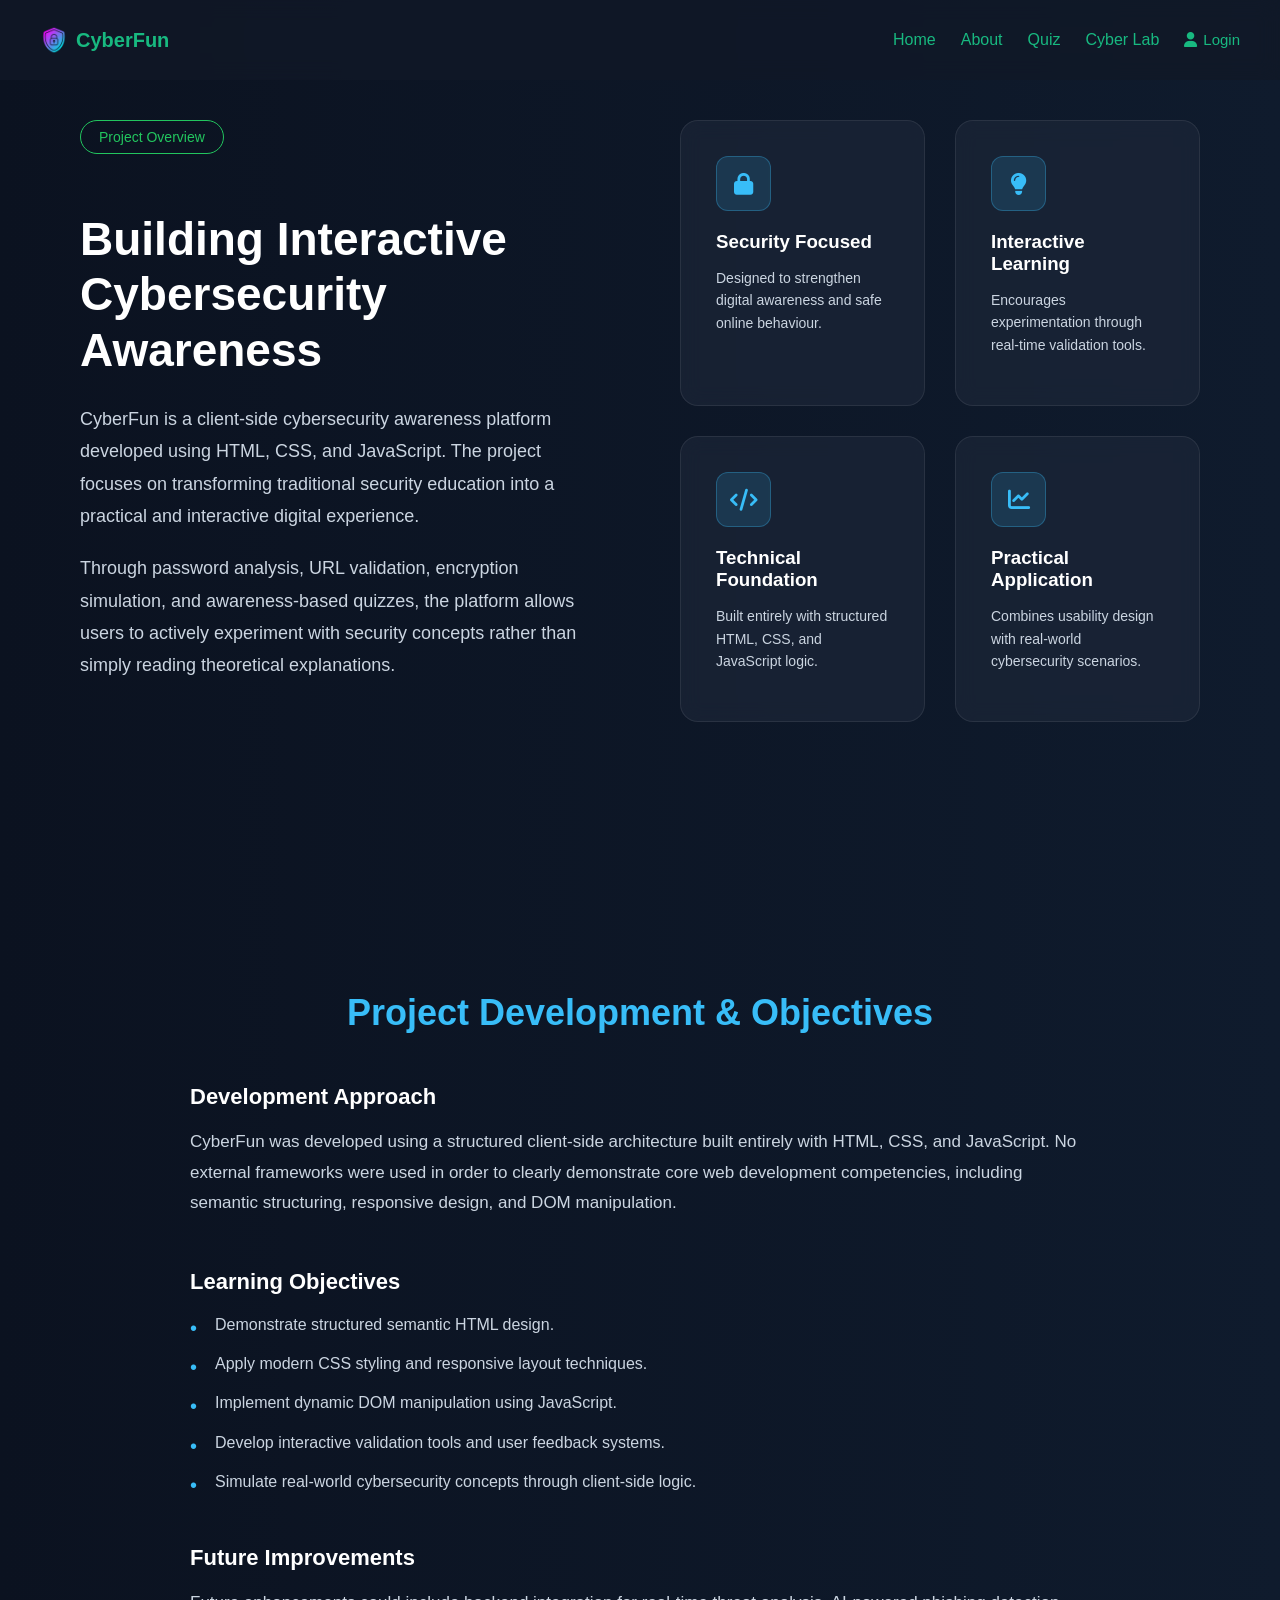
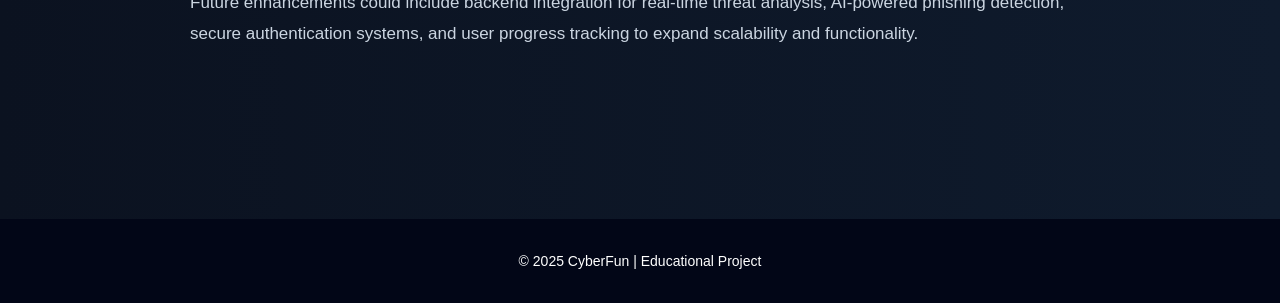
<file: HTML_Source/about.html>
<!DOCTYPE html>
<html lang="en">

<head>
    <meta charset="UTF-8">
    <title>CyberFun | About</title>
    <link rel="stylesheet" href="../CSS_Source/about.css">
    <link rel="stylesheet" href="../CSS_Source/home.css">
    <link rel="stylesheet" href="../CSS_Source/quiz.css">
    <link rel="stylesheet" href="https://cdnjs.cloudflare.com/ajax/libs/font-awesome/6.5.0/css/all.min.css">
</head>

<body>

    <header>
        <div class="logo">
            <img src="../photo/icon.png" alt="CyberFun Logo">
            <span>CyberFun</span>
        </div>

        <nav>
            <a href="../index.html">Home</a>
            <a href="about.html">About</a>
            <a href="quiz.html">Quiz</a>
            <a href="cyberlab.html">Cyber Lab</a>

            <!-- PROFILE DROPDOWN -->
            <div class="profile-menu">

                <button class="profile-btn" onclick="toggleProfile()">
                    <i class="fa-solid fa-user"></i>
                    <span id="navUser">Login</span>
                </button>

                <div id="profileDropdown" class="profile-dropdown">

                    <!-- LOGIN SECTION -->
                    <div id="loginSection">
                        <h3>Login to beat the leaderboard!</h3>

                        <input type="text" id="usernameInput" placeholder="Enter your name">

                        <button onclick="loginUser()">Login</button>
                    </div>

                    <!-- PROFILE TRACKING -->
                    <div id="profileSection" style="display:none;">

                        <h3>Your Cyber Profile</h3>

                        <p><strong>Username:</strong> <span id="profileName"></span></p>

                        <p><strong>Last Quiz Score:</strong> <span id="lastScore">0</span></p>

                        <p><strong>Best Quiz Score:</strong> <span id="bestScore">0</span></p>

                        <h4>Achievements</h4>

                        <p id="badge_beginner">
                            <i class="fa-solid fa-lock"></i> Cyber Beginner
                        </p>

                        <p id="badge_expert">
                            <i class="fa-solid fa-lock"></i> Cyber Expert
                        </p>

                        <p id="badge_master">
                            <i class="fa-solid fa-lock"></i> Cyber Master
                        </p>

                        <button onclick="openLeaderboard()">
                            <i class="fa-solid fa-trophy"></i> View Leaderboard
                        </button>

                        <button onclick="logoutUser()">Logout</button>

                    </div>

                </div>

            </div>

        </nav>
    </header>

    <!-- =========================
       HERO SECTION
  ========================== -->

    <section class="about-mission-section">

        <div class="about-mission-container">

            <!-- LEFT SIDE -->
            <div class="mission-left">

                <div class="mission-badge">
                    <span>Project Overview</span>
                </div>

                <h2>Building Interactive Cybersecurity Awareness</h2>

                <p>
                    CyberFun is a client-side cybersecurity awareness platform developed
                    using HTML, CSS, and JavaScript. The project focuses on transforming
                    traditional security education into a practical and interactive
                    digital experience.
                </p>

                <p>
                    Through password analysis, URL validation, encryption simulation,
                    and awareness-based quizzes, the platform allows users to actively
                    experiment with security concepts rather than simply reading
                    theoretical explanations.
                </p>

            </div>

            <!-- RIGHT SIDE -->
            <div class="mission-right">

                <div class="mission-card">
                    <div class="icon-box">
                        <i class="fa-solid fa-lock"></i>
                    </div>
                    <h3>Security Focused</h3>
                    <p>Designed to strengthen digital awareness and safe online behaviour.</p>
                </div>

                <div class="mission-card">
                    <div class="icon-box">
                        <i class="fa-solid fa-lightbulb"></i>
                    </div>
                    <h3>Interactive Learning</h3>
                    <p>Encourages experimentation through real-time validation tools.</p>
                </div>

                <div class="mission-card">
                    <div class="icon-box">
                        <i class="fa-solid fa-code"></i>
                    </div>
                    <h3>Technical Foundation</h3>
                    <p>Built entirely with structured HTML, CSS, and JavaScript logic.</p>
                </div>

                <div class="mission-card">
                    <div class="icon-box">
                        <i class="fa-solid fa-chart-line"></i>
                    </div>
                    <h3>Practical Application</h3>
                    <p>Combines usability design with real-world cybersecurity scenarios.</p>
                </div>

            </div>

        </div>

    </section>
    <section class="project-details-section">

        <div class="project-details-container">

            <h2>Project Development & Objectives</h2>

            <!-- Development Approach -->
            <div class="detail-block">
                <h3>Development Approach</h3>
                <p>
                    CyberFun was developed using a structured client-side architecture
                    built entirely with HTML, CSS, and JavaScript. No external frameworks
                    were used in order to clearly demonstrate core web development
                    competencies, including semantic structuring, responsive design,
                    and DOM manipulation.
                </p>
            </div>

            <!-- Learning Objectives -->
            <div class="detail-block">
                <h3>Learning Objectives</h3>
                <ul>
                    <li>Demonstrate structured semantic HTML design.</li>
                    <li>Apply modern CSS styling and responsive layout techniques.</li>
                    <li>Implement dynamic DOM manipulation using JavaScript.</li>
                    <li>Develop interactive validation tools and user feedback systems.</li>
                    <li>Simulate real-world cybersecurity concepts through client-side logic.</li>
                </ul>
            </div>

            <!-- Future Improvements -->
            <div class="detail-block">
                <h3>Future Improvements</h3>
                <p>
                    Future enhancements could include backend integration for real-time
                    threat analysis, AI-powered phishing detection, secure authentication
                    systems, and user progress tracking to expand scalability and
                    functionality.
                </p>
            </div>

        </div>

    </section>
    <footer>
        <p>© 2025 CyberFun | Educational Project</p>
    </footer>

    <div id="leaderboardModal" class="leaderboard-modal">

        <div class="leaderboard-box">

            <button class="close-btn" onclick="closeLeaderboard()">
                <i class="fa-solid fa-xmark"></i>
            </button>

            <h2>Leaderboard</h2>

            <div class="leaderboard-tabs">
                <button class="tab-btn active" onclick="switchTab(this, 'easy')">Easy</button>
                <button class="tab-btn" onclick="switchTab(this, 'medium')">Medium</button>
                <button class="tab-btn" onclick="switchTab(this, 'hard')">Hard</button>
            </div>

            <!-- Leaderboard List -->
            <div id="leaderboardList"></div>

        </div>

    </div>

        <script src="../JS_Source/about.js"></script>
        <script src="../JS_Source/home.js"></script>
        <script src="../JS_Source/quiz.js"></script>
</body>

</html>
</file>
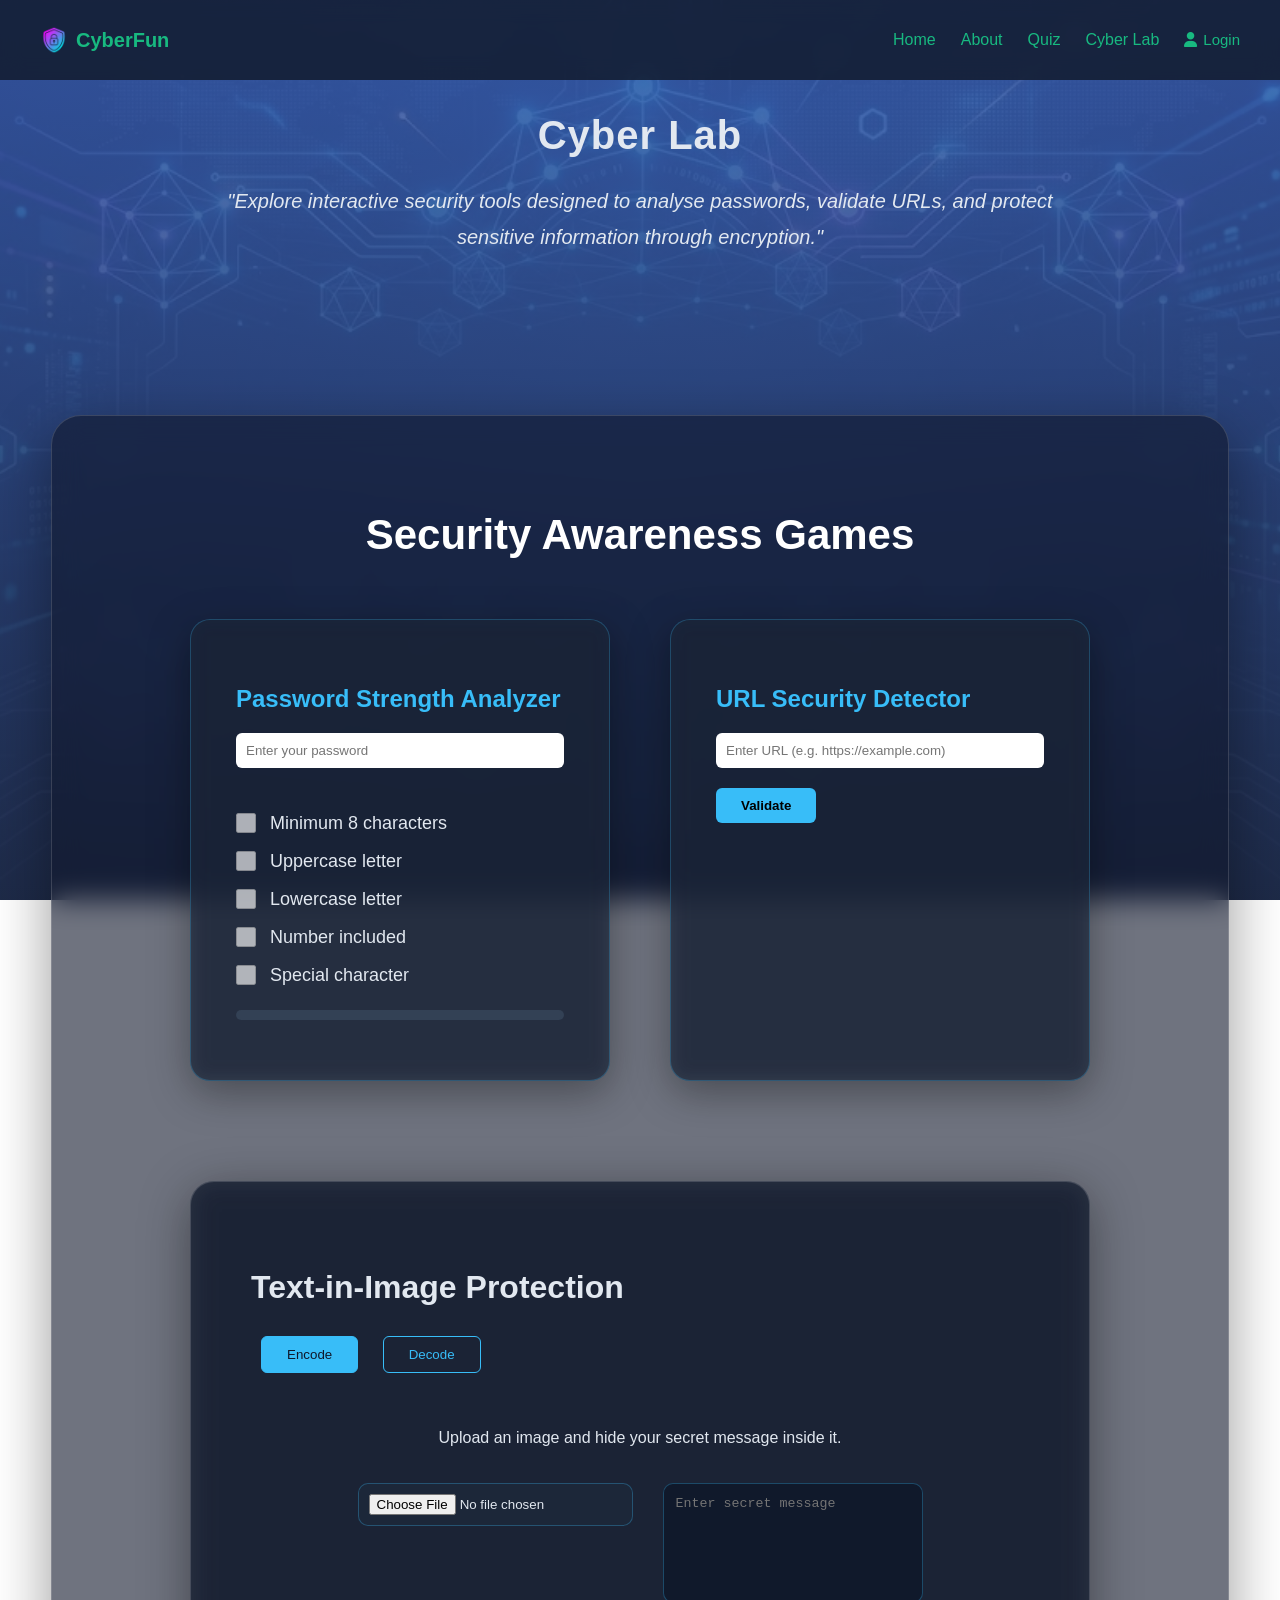
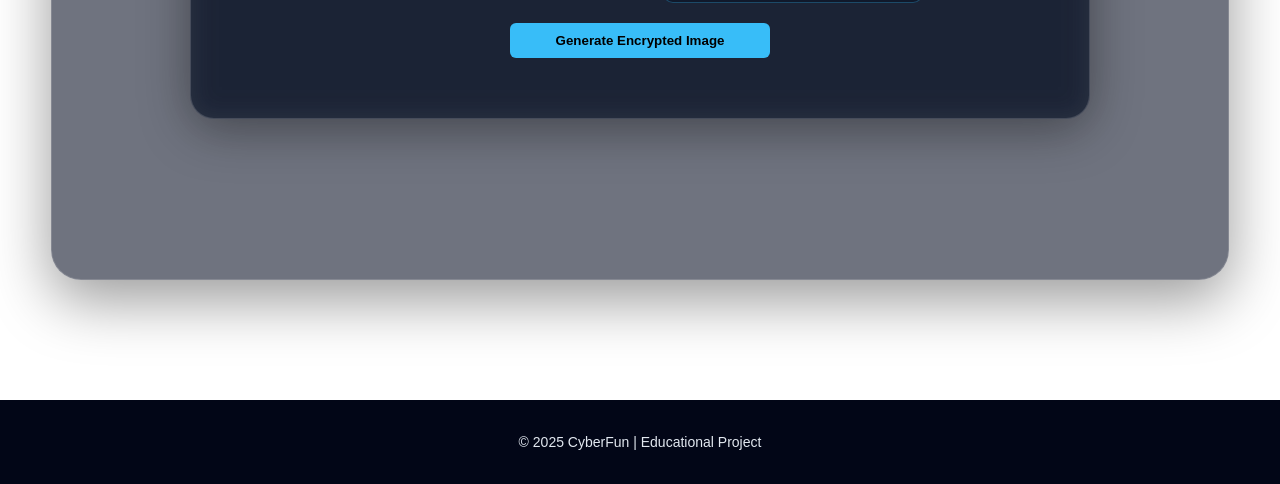
<file: HTML_Source/cyberlab.html>
<!DOCTYPE html>
<html lang="en">

<head>
  <meta charset="UTF-8">
  <title>CyberFun | Cyber Lab</title>
  <link rel="stylesheet" href="../CSS_Source/home.css">
  <link rel="stylesheet" href="../CSS_Source/cyberlab.css">
  <link rel="stylesheet" href="../CSS_Source/quiz.css">
  <link rel="stylesheet" href="https://cdnjs.cloudflare.com/ajax/libs/font-awesome/6.5.1/css/all.min.css">
</head>

<body>

  <header>
    <div class="logo">
      <img src="../photo/icon.png" alt="CyberFun Logo">
      <span>CyberFun</span>
    </div>

    <nav>
      <a href="../index.html">Home</a>
      <a href="about.html">About</a>
      <a href="quiz.html">Quiz</a>
      <a href="cyberlab.html">Cyber Lab</a>

      <!-- PROFILE DROPDOWN -->
      <div class="profile-menu">

        <button class="profile-btn" onclick="toggleProfile()">
          <i class="fa-solid fa-user"></i>
          <span id="navUser">Login</span>
        </button>

        <div id="profileDropdown" class="profile-dropdown">

          <!-- LOGIN SECTION -->
          <div id="loginSection">
            <h3>Login to beat the leaderboard!</h3>

            <input type="text" id="usernameInput" placeholder="Enter your name">

            <button onclick="loginUser()">Login</button>
          </div>

          <!-- PROFILE TRACKING -->
          <div id="profileSection" style="display:none;">

            <h3>Your Cyber Profile</h3>

            <p><strong>Username:</strong> <span id="profileName"></span></p>

            <p><strong>Last Quiz Score:</strong> <span id="lastScore">0</span></p>

            <p><strong>Best Quiz Score:</strong> <span id="bestScore">0</span></p>

            <h4>Achievements</h4>

            <p id="badge_beginner">
              <i class="fa-solid fa-lock"></i> Cyber Beginner
            </p>

            <p id="badge_expert">
              <i class="fa-solid fa-lock"></i> Cyber Expert
            </p>

            <p id="badge_master">
              <i class="fa-solid fa-lock"></i> Cyber Master
            </p>

            <button onclick="openLeaderboard()">
              <i class="fa-solid fa-trophy"></i> View Leaderboard
            </button>

            <button onclick="logoutUser()">Logout</button>

          </div>

        </div>

      </div>

    </nav>
  </header>

  <!-- =========================
       CYBER LAB INTRO
  ========================== -->

  <section class="lab-hero">
    <div class="lab-hero-container">
      <h1>Cyber Lab</h1>
      <p class="hero-subtitle">
        "Explore interactive security tools designed to analyse passwords, validate URLs, and protect sensitive
        information through encryption."
      </p>
    </div>
  </section>
  <!-- ===== GLASS WRAPPER START ===== -->
  <section class="lab-content">

    <div class="tools-wrapper">

      <h2 class="section-title">Security Awareness Games</h2>
      <!-- =========================
       PASSWORD + URL SECTION
      ========================== -->
      <section class="tool-section">

        <div class="tool-card">
          <h2>Password Strength Analyzer</h2>

          <input type="password" id="passwordInput" oninput="analyzePassword()" placeholder="Enter your password">

          <div class="checkbox-results">

            <label>
              <input type="checkbox" id="lengthCheck" disabled>
              <span>Minimum 8 characters</span>
            </label>

            <label>
              <input type="checkbox" id="upperCheck" disabled>
              <span>Uppercase letter</span>
            </label>

            <label>
              <input type="checkbox" id="lowerCheck" disabled>
              <span>Lowercase letter</span>
            </label>

            <label>
              <input type="checkbox" id="numberCheck" disabled>
              <span>Number included</span>
            </label>

            <label>
              <input type="checkbox" id="specialCheck" disabled>
              <span>Special character</span>
            </label>

          </div>

          <p id="strengthResult"></p>

          <div class="strength-bar">
            <div id="strengthFill"></div>
          </div>

          <p id="crackTime"></p>
        </div>

        <div class="tool-card">
          <h2>URL Security Detector</h2>

          <!-- INPUT -->
          <input type="text" id="urlInput" placeholder="Enter URL (e.g. https://example.com)">

          <!-- BUTTON -->
          <button class="tool-btn" onclick="analyzeURL()">Validate</button>

          <!-- RESULT SECTION -->
          <div id="resultSection" style="display:none; margin-top:20px;">

            <!-- MAIN RESULT -->
            <h3 id="urlResult"></h3>

            <!-- RISK BAR -->
            <div class="risk-bar">
              <div id="riskFill"></div>
            </div>

            <!-- DETAILS -->
            <div class="checkbox-results" style="margin-top:20px;">
              <label><input type="checkbox" id="httpsCheck" disabled><span>HTTPS detected</span></label>
              <label><input type="checkbox" id="keywordCheck" disabled><span>No suspicious keywords</span></label>
              <label><input type="checkbox" id="domainCheck" disabled><span>Valid domain structure</span></label>
              <label><input type="checkbox" id="ipCheck" disabled><span>Not IP-based URL</span></label>
            </div>

            <p id="urlDetails"></p>

          </div>
        </div>

      </section>

      <!-- =========================
       STEGANOGRAPHY SECTION
      ========================== -->

      <section class="stego-section">

        <div class="stego-section-inner">

          <h2>Text-in-Image Protection</h2>

          <div class="stego-tabs">
            <button onclick="showEncode()" class="active-tab" id="encodeTab">Encode</button>
            <button onclick="showDecode()" id="decodeTab">Decode</button>
          </div>

          <!-- ENCODE PANEL -->
          <div id="encodePanel" class="stego-panel active-panel">
            <p>Upload an image and hide your secret message inside it.</p>

            <div class="stego-input-row">
              <input type="file" id="encodeImage" accept="image/*">
              <textarea id="secretText" placeholder="Enter secret message"></textarea>
            </div>

            <button class="tool-btn" onclick="encodeText()">
              Generate Encrypted Image
            </button>

            <a id="downloadLink" download="encrypted.png" style="display:none;">
              Download Encrypted Image
            </a>
          </div>

          <!-- DECODE PANEL -->
          <div id="decodePanel" class="stego-panel">
            <p>Upload an encrypted image to reveal hidden content.</p>

            <input type="file" id="decodeImage" accept="image/*">

            <button class="tool-btn" onclick="decodeText()">
              Decode Message
            </button>

            <!-- DECODED OUTPUT -->
            <div id="decodedBox" class="decoded-box" style="display:none;">
              <h3>Decoded Message</h3>
              <p id="decodedText"></p>
            </div>
          </div>

          <!--  SHARED CANVAS (HIDDEN) -->
          <canvas id="stegoCanvas" style="display:none;"></canvas>

        </div>

      </section>

    </div>

  </section>
  <footer>
    <p>© 2025 CyberFun | Educational Project</p>
  </footer>

  <div id="leaderboardModal" class="leaderboard-modal">

    <div class="leaderboard-box">

      <button class="close-btn" onclick="closeLeaderboard()">
        <i class="fa-solid fa-xmark"></i>
      </button>

      <h2>Leaderboard</h2>

      <div class="leaderboard-tabs">
        <button class="tab-btn active" onclick="switchTab(this, 'easy')">Easy</button>
        <button class="tab-btn" onclick="switchTab(this, 'medium')">Medium</button>
        <button class="tab-btn" onclick="switchTab(this, 'hard')">Hard</button>
      </div>

      <!-- Leaderboard List -->
      <div id="leaderboardList"></div>

    </div>

  </div>

  <script src="../JS_Source/cyberlab.js"></script>
  <script src="../JS_Source/home.js"></script>
  <script src="../JS_Source/quiz.js"></script>
</body>

</html>
</file>
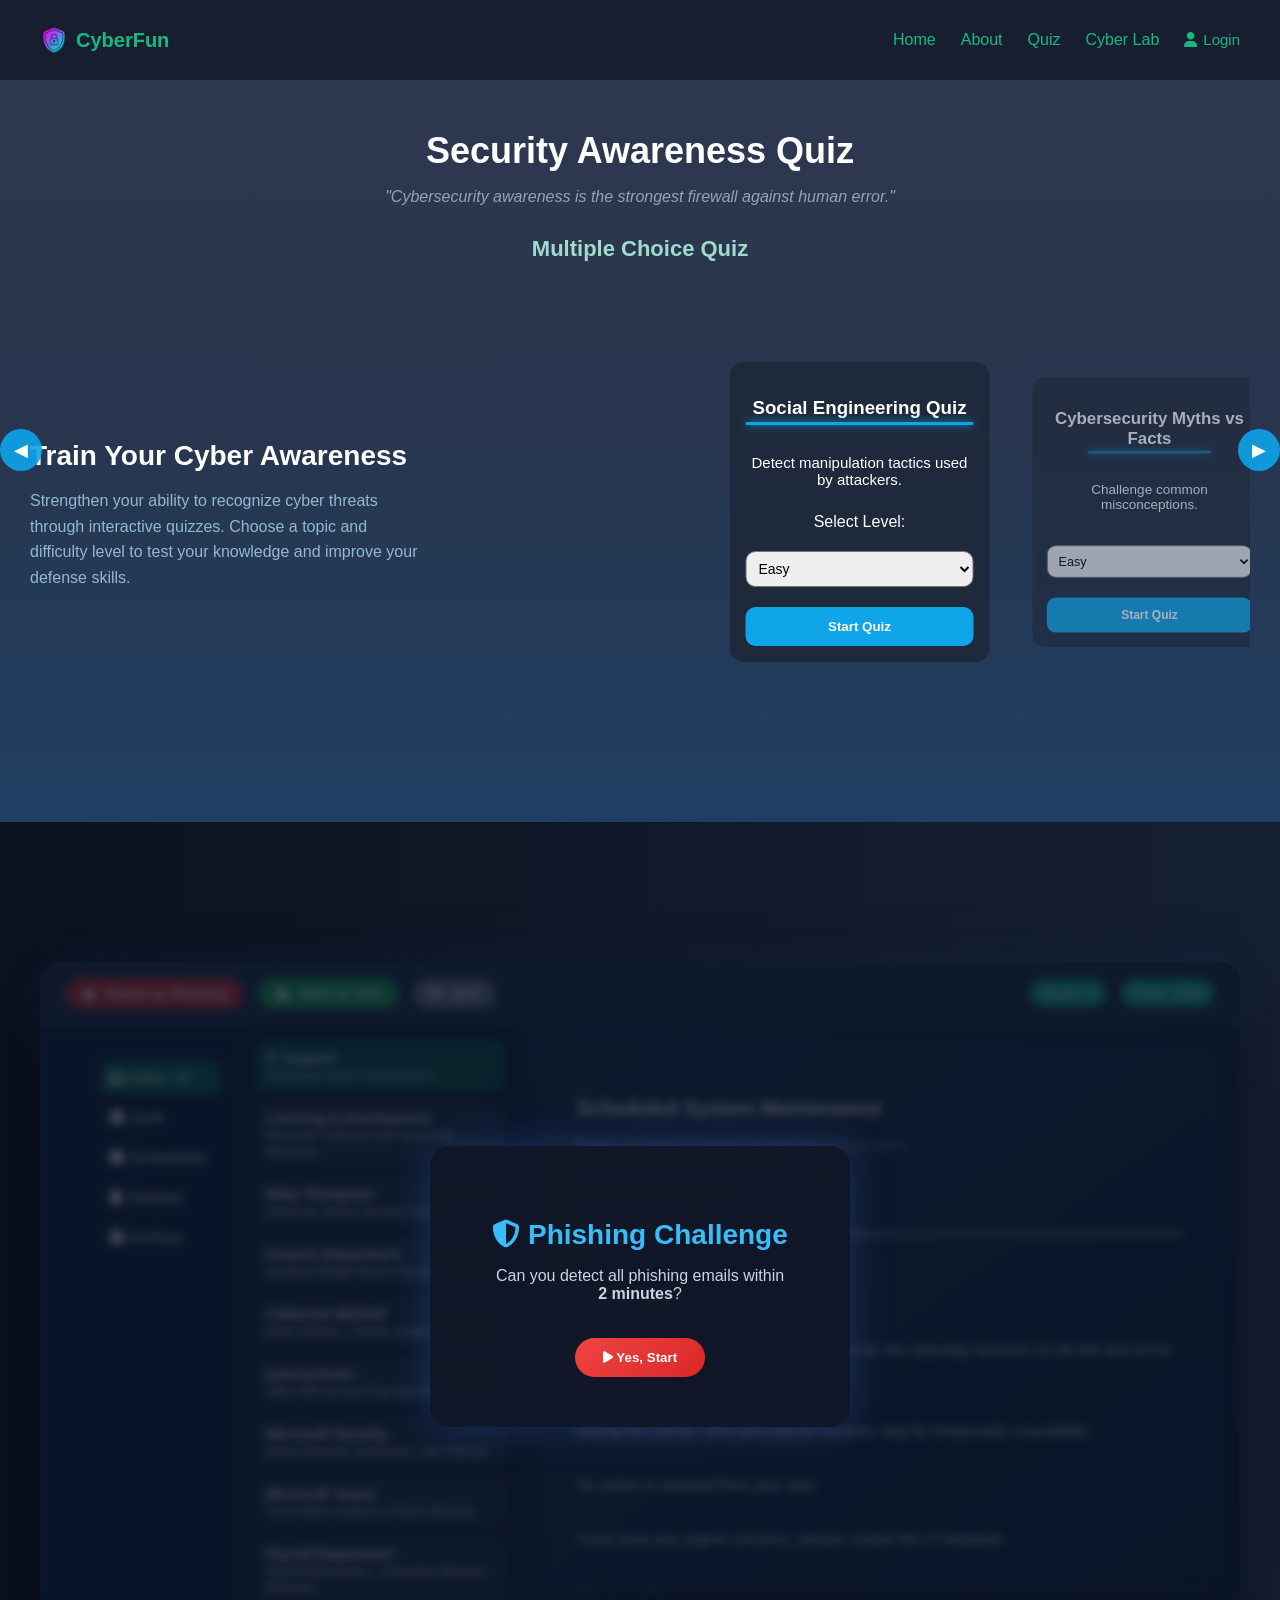
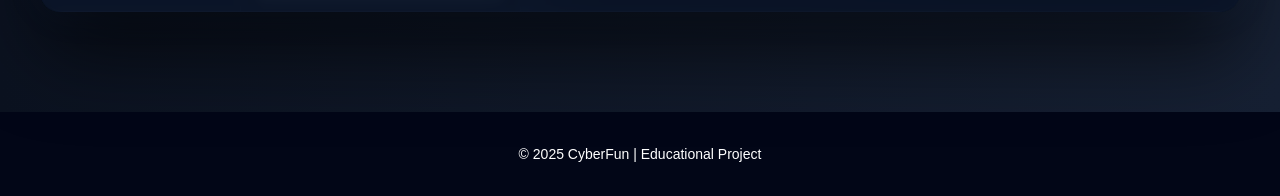
<file: HTML_Source/quiz.html>
<!DOCTYPE html>
<html lang="en">

<head>
  <meta charset="UTF-8">
  <title>Phishing Detective | CyberFun</title>

  <!-- Main Website Style -->
  <link rel="stylesheet" href="../CSS_Source/home.css">

  <!-- Game Style -->
  <link rel="stylesheet" href="../CSS_Source/quiz.css">

  <link rel="stylesheet" href="https://cdnjs.cloudflare.com/ajax/libs/font-awesome/6.5.1/css/all.min.css">
</head>

<body>

  <!-- ================= NAVBAR ================= -->
  <header>
    <div class="logo">
      <img src="../photo/icon.png" alt="CyberFun Logo">
      <span>CyberFun</span>
    </div>

    <nav>
      <a href="../index.html">Home</a>
      <a href="about.html">About</a>
      <a href="quiz.html">Quiz</a>
      <a href="cyberlab.html">Cyber Lab</a>

      <!-- PROFILE DROPDOWN -->
      <div class="profile-menu">

        <button class="profile-btn" onclick="toggleProfile()">
          <i class="fa-solid fa-user"></i>
          <span id="navUser">Login</span>
        </button>

        <div id="profileDropdown" class="profile-dropdown">

          <!-- LOGIN SECTION -->
          <div id="loginSection">
            <h3>Login to beat the leaderboard!</h3>

            <input type="text" id="usernameInput" placeholder="Enter your name">

            <button onclick="loginUser()">Login</button>
          </div>

          <!-- PROFILE TRACKING -->
          <div id="profileSection" style="display:none;">

            <h3>Your Cyber Profile</h3>

            <p><strong>Username:</strong> <span id="profileName"></span></p>

            <p><strong>Last Quiz Score:</strong> <span id="lastScore">0</span></p>

            <p><strong>Best Quiz Score:</strong> <span id="bestScore">0</span></p>

            <h4>Achievements</h4>

            <p id="badge_beginner">
              <i class="fa-solid fa-lock"></i> Cyber Beginner
            </p>

            <p id="badge_expert">
              <i class="fa-solid fa-lock"></i> Cyber Expert
            </p>

            <p id="badge_master">
              <i class="fa-solid fa-lock"></i> Cyber Master
            </p>

            <button onclick="openLeaderboard()">
              <i class="fa-solid fa-trophy"></i> View Leaderboard
            </button>

            <button onclick="logoutUser()">Logout</button>

          </div>

        </div>

      </div>

    </nav>
  </header>

  <!-- ================= Security Awareness Quiz Section ================= -->
  <section class="quiz-section">

    <h1 class="quiz-title">Security Awareness Quiz</h1>
    <p class="quiz-quote">
      "Cybersecurity awareness is the strongest firewall against human error."
    </p>

    <h2 class="quiz-subtitle">Multiple Choice Quiz</h2>

    <div class="quiz-layout">

      <!-- LEFT TEXT -->
      <div class="quiz-left">
        <h2>Train Your Cyber Awareness</h2>
        <p>
          Strengthen your ability to recognize cyber threats through interactive quizzes.
          Choose a topic and difficulty level to test your knowledge and improve your defense skills.
        </p>
      </div>

      <!-- RIGHT CAROUSEL -->
      <div class="quiz-right">

        <div class="carousel-wrapper">

          <div class="carousel-controls">
            <button onclick="prev()">◀</button>
            <button onclick="next()">▶</button>
          </div>
          <div class="carousel-track">

            <!-- CARD 1 -->
            <div class="quiz-card">
              <h3>Social Engineering Quiz</h3>
              <p>Detect manipulation tactics used by attackers.</p>
              <label>Select Level:</label>
              <select class="level-select" data-quiz="social">
                <option value="easy">Easy</option>
                <option value="medium">Medium</option>
                <option value="hard">Hard</option>
              </select>
              <button class="start-btn" data-quiz="social">Start Quiz</button>
            </div>

            <!-- CARD 2 -->
            <div class="quiz-card">
              <h3>Cybersecurity Myths vs Facts</h3>
              <p>Challenge common misconceptions.</p>
              <select class="level-select" data-quiz="myths">
                <option value="easy">Easy</option>
                <option value="medium">Medium</option>
                <option value="hard">Hard</option>
              </select>
              <button class="start-btn" data-quiz="myths">Start Quiz</button>
            </div>

            <!-- CARD 3 -->
            <div class="quiz-card">
              <h3>Spot the Red Flag</h3>
              <p>Identify phishing and suspicious content.</p>
              <select class="level-select" data-quiz="spot">
                <option value="easy">Easy</option>
                <option value="medium">Medium</option>
                <option value="hard">Hard</option>
              </select>
              <button class="start-btn" data-quiz="spot">Start Quiz</button>
            </div>

            <!-- CARD 4 -->
            <div class="quiz-card">
              <h3>Password Security</h3>
              <p>Learn authentication best practices.</p>
              <select class="level-select" data-quiz="password">
                <option value="easy">Easy</option>
                <option value="medium">Medium</option>
                <option value="hard">Hard</option>
              </select>
              <button class="start-btn" data-quiz="password">Start Quiz</button>
            </div>

            <!-- CARD 5 -->
            <div class="quiz-card">
              <h3>Safe Browsing</h3>
              <p>Understand secure internet usage.</p>
              <select class="level-select" data-quiz="safe">
                <option value="easy">Easy</option>
                <option value="medium">Medium</option>
                <option value="hard">Hard</option>
              </select>
              <button class="start-btn" data-quiz="safe">Start Quiz</button>
            </div>

          </div>
        </div>

      </div>

    </div>

    <!-- QUIZ OUTPUT -->
    <div id="quiz-container"></div>


    <!-- LEADERBOARD MODAL -->
    <div id="leaderboardModal" class="leaderboard-modal">

      <div class="leaderboard-box">

        <button class="close-btn" onclick="closeLeaderboard()">
          <i class="fa-solid fa-xmark"></i>
        </button>

        <h2>Leaderboard</h2>

        <div class="leaderboard-tabs">
          <button class="tab-btn active" onclick="switchTab(this, 'easy')">Easy</button>
          <button class="tab-btn" onclick="switchTab(this, 'medium')">Medium</button>
          <button class="tab-btn" onclick="switchTab(this, 'hard')">Hard</button>
        </div>

        <!-- Leaderboard List -->
        <div id="leaderboardList"></div>

      </div>

    </div>
  </section>



  <!-- ================= QUIZ PAGE ================= -->
  <section class="quiz-page">

    <div class="game-container-wrapper">

      <!-- ===== BLURRED GAME CONTENT ===== -->
      <div id="gameContent" class="game-container blurred">

        <!-- TOP BAR -->
        <div class="top-bar">

          <div class="actions">
            <button class="report-btn" onclick="checkAnswer('phishing')">
              <i class="fa-solid fa-triangle-exclamation"></i>
              Report as Phishing
            </button>

            <button class="safe-btn" onclick="checkAnswer('safe')">
              <i class="fa-solid fa-user-shield"></i>
              Mark as Safe
            </button>

            <button class="quit-btn" onclick="confirmQuit()">
              <i class="fa-solid fa-right-from-bracket"></i>
              Quit
            </button>
          </div>

          <div class="status">
            <div class="badge">
              Score: <span id="score">0</span>
            </div>
            <div class="badge">
              Time: <span id="timer">120</span>s
            </div>
          </div>

        </div>

        <!-- GAME BODY -->
        <div class="container">

          <!-- Sidebar -->
          <div class="sidebar">
            <ul>
              <li class="active">
                <i class="fa-solid fa-inbox"></i>
                Inbox <span class="count">10</span>
              </li>
              <li><i class="fa-solid fa-circle-xmark"></i> Junk</li>
              <li><i class="fa-solid fa-clock"></i> Scheduled</li>
              <li><i class="fa-solid fa-trash"></i> Deleted</li>
              <li><i class="fa-solid fa-box-archive"></i> Archive</li>
            </ul>
          </div>

          <!-- Email List -->
          <div class="email-list" id="emailList"></div>

          <!-- Email Content -->
          <div class="email-content">

            <div class="email-header">
              <h2 id="subject"></h2>

              <div class="meta">
                <p><strong>From:</strong> <span id="sender"></span></p>
                <p><strong>To:</strong> Peter99 &lt;peter@cyberfun.edu.mm&gt;</p>
                <p><strong>Date:</strong> <span id="date"></span></p>
              </div>
            </div>

            <hr class="divider">

            <div id="body" class="email-body"></div>

          </div>

        </div>
      </div>

      <!-- ===== START OVERLAY (NOT BLURRED) ===== -->
      <div id="startOverlay" class="start-overlay">
        <div class="start-box">
          <h2>
            <i class="fa-solid fa-shield-halved"></i>
            Phishing Challenge
          </h2>
          <p>
            Can you detect all phishing emails within
            <strong>2 minutes</strong>?
          </p>
          <div class="start-buttons">
            <button onclick="startGame()">
              <i class="fa-solid fa-play"></i> Yes, Start
            </button>
          </div>
        </div>
      </div>
      <!-- ================= RESULT MODAL ================= -->
      <div id="resultOverlay" class="overlay hidden">
        <div class="result-box">
          <button id="resultCloseBtn" class="close-btn" onclick="resumeGame()">
            <i class="fa-solid fa-xmark"></i>
          </button>

          <h2 id="resultTitle"></h2>
          <p id="resultMessage"></p>
        </div>
      </div>

      <!-- ================= QUIT MODAL ================= -->
      <div id="quitOverlay" class="overlay hidden">
        <div class="result-box">
          <h2>Quit Game?</h2>
          <p>Are you sure you want to exit the game?</p>

          <div style="margin-top:20px; display:flex; gap:15px; justify-content:center;">
            <button class="confirm-btn" onclick="resetToStart()">Yes</button>
            <button class="cancel-btn" onclick="closeQuit()">No</button>
          </div>
        </div>
      </div>
    </div>
  </section>



  <!-- ================= FOOTER ================= -->
  <footer>
    <p>© 2025 CyberFun | Educational Project</p>
  </footer>

  <!-- ================= AUDIO ================= -->
  <audio id="winSound" src="../sounds/win.mp3" preload="auto"></audio>
  <audio id="gameOverSound" src="../sounds/gameover.mp3" preload="auto"></audio>
  <audio id="timeoutSound" src="../sounds/timeout.mp3" preload="auto"></audio>

  <script src="../JS_Source/quiz.js"></script>
  <script src="../JS_Source/home.js"></script>
</body>

</html>
</file>
<file: CSS_Source/about.css>
body {
  margin: 0;
  font-family: Arial, sans-serif;
  background-color: #0f172a;
  color: #e2e8f0;
}

/* =========================
   MISSION STYLE SECTION
========================= */

.about-mission-section {
  padding: 120px 80px;
  background: linear-gradient(to right, #0b1220, #0f1b2d);
}

.about-mission-container {
  display: flex;
  justify-content: space-between;
  align-items: flex-start;
  gap: 80px;
  flex-wrap: wrap;
}

/* LEFT SIDE */

.mission-left {
  flex: 1;
  min-width: 300px;
  max-width: 600px;
}

.mission-badge {
  display: inline-block;
  padding: 8px 18px;
  border-radius: 25px;
  border: 1px solid #22c55e;
  color: #22c55e;
  font-size: 14px;
  margin-bottom: 20px;
}

.mission-left h2 {
  font-size: 46px;
  line-height: 1.2;
  margin-bottom: 25px;
  color: #ffffff;
}

.mission-left p {
  font-size: 18px;
  line-height: 1.8;
  margin-bottom: 20px;
  color: #cbd5e1;
}

/* RIGHT SIDE GRID */

.mission-right {
  flex: 1;
  min-width: 300px;
  display: grid;
  grid-template-columns: repeat(2, 1fr);
  gap: 30px;
}

.mission-card {
  background: rgba(30, 41, 59, 0.6);
  padding: 35px;
  border-radius: 18px;
  border: 1px solid rgba(255,255,255,0.08);
  backdrop-filter: blur(10px);
  transition: 0.3s ease;
}

.mission-card:hover {
  transform: translateY(-8px);
  box-shadow: 0 0 35px rgba(56,189,248,0.25);
}

/* ICON BOX */

.icon-box {
  width: 55px;
  height: 55px;
  border-radius: 12px;
  background: rgba(56, 189, 248, 0.15);
  border: 1px solid rgba(56, 189, 248, 0.3);
  display: flex;
  align-items: center;
  justify-content: center;
  margin-bottom: 20px;
  transition: 0.3s ease;
}

.icon-box i {
  font-size: 22px;
  color: #38bdf8;
}

.mission-card:hover .icon-box {
  background: rgba(56, 189, 248, 0.25);
  box-shadow: 0 0 20px rgba(56,189,248,0.3);
}

.mission-card h3 {
  margin-bottom: 12px;
  color: #ffffff;
}

.mission-card p {
  font-size: 14px;
  line-height: 1.6;
  color: #cbd5e1;
}

/* =========================
   PROJECT DETAILS SECTION
========================= */

.project-details-section {
  padding: 120px 80px;
  background: linear-gradient(to right, #0b1220, #0f1b2d);
}

.project-details-container {
  max-width: 900px;
  margin: 0 auto;
}

.project-details-section h2 {
  font-size: 36px;
  margin-bottom: 50px;
  color: #38bdf8;
  text-align: center;
}

.detail-block {
  margin-bottom: 50px;
}

.detail-block h3 {
  font-size: 22px;
  margin-bottom: 15px;
  color: #ffffff;
}

.detail-block p {
  font-size: 17px;
  line-height: 1.8;
  color: #cbd5e1;
}

.detail-block ul {
  list-style: none;
  padding-left: 0;
}

.detail-block ul li {
  position: relative;
  padding-left: 25px;
  margin-bottom: 12px;
  font-size: 16px;
  line-height: 1.7;
  color: #cbd5e1;
}

.detail-block ul li::before {
  content: "•";
  position: absolute;
  left: 0;
  color: #38bdf8;
  font-size: 20px;
}
</file>
<file: CSS_Source/home.css>
* {
  box-sizing: border-box;
}

html {
  scroll-behavior: smooth;
}

body {
  margin: 0;
  font-family: Arial, sans-serif;
  background: linear-gradient(135deg, #0b0f1a, #141a2e);
  color: #ffffff;

  display: flex;
  flex-direction: column;
  min-height: 100vh;
}

.login-modal{
  position: fixed;
  top:0;
  left:0;
  width:100%;
  height:100%;
  background: rgba(0,0,0,0.7);
  display:none;
  justify-content:center;
  align-items:center;
  z-index:2000;
}

.login-box{
  background:#111827;
  padding:30px;
  border-radius:10px;
  text-align:center;
}

.login-box input{
  padding:10px;
  margin-top:10px;
  width:200px;
}

.login-box button{
  margin-top:15px;
  padding:10px 20px;
  background:#18b980;
  border:none;
  cursor:pointer;
}

.close-btn{
  position:absolute;
  top:10px;
  right:15px;
  font-size:28px;
  cursor:pointer;
  color:#ffffff;
}

.close-btn:hover{
  color:#18b980;
}

.login-box{
  position:relative;
}

/* ================= PROFILE BUTTON ================= */

.profile-btn{
  background: none;
  border: none;
  color: #18b980;
  cursor: pointer;
  font-size: 15px;
  font-weight: 500;
  position: relative;

  display: inline-flex;
  align-items: center;
  gap: 6px;

  margin-left: 25px;
  padding: 0;
}

.profile-btn:hover{
  color:#ffffff;
}

.profile-btn::after{
  content: "";
  position: absolute;
  left: 0;
  bottom: -5px;
  width: 0%;
  height: 2px;
  background-color: #18b980;
  transition: width 0.3s ease;
}

.profile-btn:hover::after{
  width: 100%;
}

/* ================= LOGIN MODAL ================= */

.login-modal{
  position:fixed;
  top:0;
  left:0;
  width:100%;
  height:100%;
  background:rgba(0,0,0,0.7);
  display:none;
  justify-content:center;
  align-items:center;
  z-index:2000;
}

/* ================= LOGIN BOX ================= */

.login-box{
  position:relative;
  background:#0f172a;
  padding:30px;
  border-radius:12px;
  width:320px;
  text-align:center;
  box-shadow:0 15px 40px rgba(0,0,0,0.7);
  animation:dropDown 0.3s ease;
}

/* animation */
@keyframes dropDown{
  from{
    transform:translateY(-20px);
    opacity:0;
  }
  to{
    transform:translateY(0);
    opacity:1;
  }
}

/* ================= CLOSE BUTTON ================= */

.close-btn{
  position:absolute;
  top:10px;
  right:15px;
  font-size:26px;
  cursor:pointer;
  color:#ffffff;
}

.close-btn:hover{
  color:#18b980;
}

/* ================= LOGIN INPUT ================= */

.login-box input{
  width:100%;
  padding:10px;
  margin-top:15px;
  border-radius:6px;
  border:none;
}

/* ================= BUTTON ================= */

.login-box button{
  margin-top:15px;
  padding:10px 20px;
  background:#18b980;
  border:none;
  border-radius:6px;
  cursor:pointer;
  font-weight:bold;
}

.login-box button:hover{
  background:#0ea5e9;
}

/* ================= PROFILE INFO ================= */

#profileInfo{
  text-align:left;
  margin-top:10px;
}

#profileInfo p{
  margin:8px 0;
}

#profileInfo h3{
  margin-top:15px;
}

header {
  position: fixed;
  top: 0;
  width: 100%;
  height: 80px;
  background-color: rgba(17, 24, 39, 0.7);
  display: flex;
  justify-content: space-between;
  align-items: center;
  padding: 0 40px; 
  z-index: 1000;
  backdrop-filter: blur(10px);
  background-color: rgba(17, 24, 39, 0.8);
}

/* PROFILE MENU */
.profile-menu{
  position:relative;
}

/* DROPDOWN */
.profile-dropdown{
  position:absolute;
  top:55px;
  right:0;

  width:300px; 
  padding:20px;

  background:rgba(15, 23, 42, 0.95);
  backdrop-filter: blur(12px);

  border-radius:14px;
  border:1px solid rgba(255,255,255,0.08);

  box-shadow:
    0 0 0px rgba(24,185,128,0),
    0 10px 40px rgba(0,0,0,0.7);

  display:none;

  opacity:0;
  transform:translateY(-10px);
  transition:all 0.25s ease;
}

#profileSection p i{
  margin-right:8px;
}

.fa-circle-check{
  color:#18b980;
}

.fa-lock{
  color:#9e2e2e;
}

.profile-dropdown.show{
  display:block;
  opacity:1;
  transform:translateY(0);

  box-shadow:
    0 0 15px rgba(24,185,128,0.2),
    0 20px 50px rgba(0,0,0,0.7);
}

#loginSection, #profileSection{
  width:100%;
}

/* headings */
.profile-dropdown h3{
  margin-bottom:12px;
  font-size:18px;
  color:#ffffff;
}

/* input */
.profile-dropdown input{
  width:100%;
  padding:10px;
  margin:10px 0;
  border-radius:8px;
  border:none;
  outline:none;
}

/* buttons */
.profile-dropdown button{
  width:100%;
  padding:10px;
  margin-top:10px;
  border:none;
  border-radius:8px;
  background:#18b980;
  font-weight:bold;
  cursor:pointer;
}

.profile-dropdown button:hover{
  background:#0ea5e9;
}

/* INPUT */
.profile-dropdown input{
  width:100%;
  padding:8px;
  margin-top:10px;
  border-radius:6px;
  border:none;
}

#loginSection, #profileSection{
  width:100%;
}

/* headings */
.profile-dropdown h3{
  margin-bottom:12px;
  font-size:18px;
  color:#ffffff;
}

/* input */
.profile-dropdown input{
  width:100%;
  padding:10px;
  margin:10px 0;
  border-radius:8px;
  border:none;
  outline:none;
}

/* buttons */
.profile-dropdown button{
  width:100%;
  padding:10px;
  margin-top:10px;
  border:none;
  border-radius:8px;
  background:#18b980;
  font-weight:bold;
  cursor:pointer;
}

.profile-dropdown button:hover{
  background:#0ea5e9;
}

#loginSection, #profileSection{
  transition: all 0.2s ease;
}

/* BUTTON */
.profile-dropdown button{
  margin-top:10px;
  padding:8px 15px;
  background:#18b980;
  border:none;
  border-radius:6px;
  cursor:pointer;
}

/* HOVER EFFECT */
.profile-dropdown button:hover{
  background:#0ea5e9;
}

.logo {
  display: flex;
  align-items: center;
  font-size: 20px;
  font-weight: bold;
  color: #18b980;
}

.logo img {
  width: 28px;
  margin-right: 8px;
}

nav{
  display: flex;
  align-items: center;
}

nav a, .profile-btn {
  display: inline-flex;
  align-items: center;
  color: #18b980;
  text-decoration: none;
  margin-left: 25px;
  font-weight: 500;
  position: relative;
  transition: 0.3s ease;
}

nav a:hover {
  color: #ffffff;
}

nav a::after {
  content: "";
  position: absolute;
  left: 0;
  bottom: -5px;
  width: 0%;
  height: 2px;
  background-color: #18b980;
  transition: width 0.3s ease;
}

nav a:hover::after {
  width: 100%;
}

.hero {
  padding: 160px 60px 100px 60px;
  background: 
    linear-gradient(rgba(10, 12, 24, 0.9), rgba(20, 26, 46, 0.9)),
    url("./photo/home_background.jpg");
  background-size: cover;
  background-position: center;
  background-repeat: no-repeat;
  background-attachment: fixed;
  color: white;
}

.hero-content {
  display: flex;
  align-items: center;
  justify-content: space-between;
  gap: 60px;
}

.hero-icon-box {
  display: flex;
  align-items: center;
  justify-content: center;
}

.icon-card {
  width: 100px;
  height: 100px;
  border-radius: 20px;
  background: rgba(30, 41, 59, 0.6);
  box-shadow: 0 0 20px rgba(172, 201, 188, 0.6);
  display: flex;
  align-items: center;
  justify-content: center;
  backdrop-filter: blur(10px);
  transition: 0.3s ease;
}

.icon-row {
  display: flex;
  gap: 25px;
}

.icon-card i {
  font-size: 35px;
  color: #38bdf8;
}

.icon-card:hover {
  box-shadow: 0 0 30px rgba(56, 189, 248, 0.6);
  transform: translateY(-4px);
}

.hero-text {
  max-width: 600px;
}

.hero-text h1 {
  font-size: 36px;
  margin-bottom: 20px;
  color: #38bdf8;
}

.hero-text p {
  font-size: 18px;
  line-height: 1.6;
  margin-bottom: 30px;
  color: #e2e8f0;
}

.hero-text button {
  padding: 12px 25px;
  background-color: #38bdf8;
  border: none;
  border-radius: 6px;
  font-weight: bold;
  cursor: pointer;
  transition: 0.3s ease;
}

.hero-text button:hover {
  background-color: #0ea5e9;
}

.hero-image img {
  width: 350px;
  max-width: 100%;
}

.cta-button {
  display: inline-block;
  margin-top: 25px;
  padding: 14px 32px;
  font-size: 16px;
  font-weight: 600;
  text-decoration: none;
  color: #0f172a;
  background: linear-gradient(135deg, #18b980, #0ea5e9);
  border: 1px solid rgba(255,255,255,0.2);
  border-radius: 10px;
  transition: 0.3s ease;
  box-shadow: 0 8px 20px rgba(56, 189, 248, 0.3);
}

.cta-button:hover {
  transform: translateY(-3px);
  box-shadow: 0 0 15px #18b980;
}

.awareness-section {
  padding: 80px 100px;
  background: linear-gradient(to right, #0b1220, #0f172a);
}

.awareness-container {
  display: flex;
  justify-content: space-between;
  align-items: flex-start;
  gap: 100px;
}

.awareness-title {
  flex: 1;
}

.awareness-title h2 {
  font-size: 56px;
  font-weight: 800;
  line-height: 1.1;
  max-width: 500px;
  letter-spacing: -1px;
}

.awareness-content {
  max-width: 600px;
}

.awareness-content p {
  font-size: 20px;
  line-height: 1.8;
  color: #cbd5e1;
  margin-bottom: 24px;
}

.awareness-container {
  position: relative;
}

.awareness-container::before {
  content: "";
  position: absolute;
  left: 50%;
  top: 0;
  height: 100%;
  width: 1px;
  background: rgba(255,255,255,0.08);
}

.threat-section {
  padding: 60px 40px;
  background: linear-gradient(to right, #111827, #1e293b);
}

.threat-title {
  font-size: 36px;
  margin-bottom: 60px;
  color: #e2e8f0;
}

.threat-grid {
  display: grid;
  grid-template-columns: repeat(auto-fit, minmax(260px, 1fr));
  gap: 40px;
}

.threat-card {
  position: relative;
  padding: 40px 30px;
  background: rgba(30, 41, 59, 0.5);
  border: 1px solid rgba(255, 255, 255, 0.1);
  clip-path: polygon(
    15px 0%, 
    100% 0%, 
    100% calc(100% - 15px), 
    calc(100% - 15px) 100%, 
    0% 100%, 
    0% 15px
  );
  transition: 0.3s ease;
}

.threat-card:hover {
  border-color: rgba(56, 189, 248, 0.6);
  box-shadow: 0 0 25px rgba(56, 189, 248, 0.4);
  transform: translateY(-6px);
}

.threat-card .icon {
  font-size: 32px;
  color: #e2e8f0;
  margin-bottom: 20px;
}

.accent-line {
  width: 30px;
  height: 3px;
  background-color: #ef4444;
  margin-bottom: 20px;
}

.threat-card p {
  font-size: 18px;
  line-height: 1.6;
  color: #e2e8f0;
}

/* =========================
   ARTICLE PREVIEW SECTION
========================= */

.article-preview {
  padding: 90px 80px 60px 80px;
  background: #111827;
}

/* Section Title */
.article-preview h2 {
  text-align: center;
  font-size: 38px;
  margin-bottom: 20px;
  color: #ffffff;
}

/* Short Description */
.preview-text {
  text-align: center;
  max-width: 750px;
  margin: 0 auto 35px auto;
  font-size: 18px;
  line-height: 1.7;
  color: #cbd5e1;
}

/* =========================
   BUTTON
========================= */

.read-btn {
  display: block;
  margin: 0 auto;
  padding: 12px 32px;
  font-size: 16px;
  font-weight: 600;
  background: linear-gradient(135deg, #18b980, #0ea5e9);
  color: #0f172a;
  border: none;
  border-radius: 8px;
  cursor: pointer;
  transition: 0.3s ease;
}

.read-btn:hover {
  transform: translateY(-3px);
  box-shadow: 0 0 20px rgba(56, 189, 248, 0.6);
}

/* =========================
   FULL ARTICLE CONTENT
========================= */

.article-content {
  max-height: 0;
  overflow: hidden;
  opacity: 0;
  transition: max-height 0.6s ease, opacity 0.4s ease;
  transform-origin: top;
  max-width: 900px;
  margin: 70px auto 0 auto;
  text-align: left;
  line-height: 1.8;
  color: #e2e8f0;
}

.article-content.active {
  max-height: 2000px; 
  opacity: 1;
}

/* Section Headings */
.article-content h3 {
  margin-top: 50px;
  margin-bottom: 15px;
  font-size: 22px;
  color: #18b980;
}

/* Paragraphs */
.article-content p {
  margin-bottom: 15px;
  font-size: 16px;
}

/* Lists */
.article-content ul {
  margin: 15px 0 25px 20px;
  padding-left: 15px;
}

.article-content li {
  margin-bottom: 8px;
  font-size: 15px;
}

/* Action checklist */
.action-list {
  margin-top: 10px;
  padding-left: 20px;
}

.action-list li {
  margin-bottom: 6px;
  color: #ffffff;
}

/* =========================
   SUMMARY BOX
========================= */

.summary-box {
  margin-top: 50px;
  padding: 25px;
  background: rgba(30, 41, 59, 0.6);
  border-radius: 12px;
  border: 1px solid rgba(56, 189, 248, 0.25);
  font-size: 15px;
  line-height: 1.7;
}

/* =========================
   NEW FINAL CTA DESIGN
========================= */

.final-cta-new {
  padding: 50px;
  background: linear-gradient(90deg, #0f172a, #1e293b);
  display: flex;
  justify-content: space-between;
  align-items: center;
  gap: 50px;
  flex-wrap: wrap;
  border-top: 1px solid rgba(255,255,255,0.05);
}

/* Left Side Text */
.cta-text {
  max-width: 600px;
}

.cta-text h2 {
  font-size: 34px;
  margin-bottom: 15px;
  color: #ffffff;
}

.cta-text p {
  font-size: 17px;
  line-height: 1.7;
  color: #cbd5e1;
}

/* Right Side Buttons */
.cta-actions {
  display: flex;
  gap: 20px;
  flex-wrap: wrap;
}

/* Main Button */
.cta-main {
  padding: 14px 32px;
  background: linear-gradient(135deg, #18b980, #0ea5e9);
  color: #0f172a;
  font-weight: 600;
  text-decoration: none;
  border-radius: 6px;
  transition: 0.3s ease;
}

.cta-main:hover {
  transform: translateY(-4px);
  box-shadow: 0 0 25px rgba(56,189,248,0.5);
}

/* Outline Button */
.cta-outline {
  padding: 14px 32px;
  border: 1px solid #38bdf8;
  color: #38bdf8;
  text-decoration: none;
  border-radius: 6px;
  transition: 0.3s ease;
}

.cta-outline:hover {
  background: #38bdf8;
  color: #0f172a;
}

footer {
  margin-top: auto;
  text-align: center;
  padding: 20px;
  background-color: #020617;
  font-size: 14px;
  width: 100%;
}

/* ================= QUIZ PAGE ================= */

.quiz-page {
  padding-top: 140px;
  padding-bottom: 60px;
  background: linear-gradient(to right, #0f172a, #1e293b);

  flex: 1;  
}

.quiz-wrapper {
  display: flex;
  justify-content: center;
  align-items: center;
}
</file>
<file: CSS_Source/quiz.css>
/* =====================================================
   QUIZ SECTION
===================================================== */

.quiz-section {
  overflow-x: hidden;
  padding: 100px 30px 80px;
  text-align: center;
  background: linear-gradient(180deg,
      #2f3951 0%,
      #29354e 50%,
      #1f3f62 100%);
  color: white;
}

.quiz-title {
  font-size: 36px;
  margin-bottom: 10px;
}

.quiz-quote {
  font-style: italic;
  color: #94a3b8;
  margin-bottom: 30px;
}

.quiz-subtitle {
  margin-bottom: 20px;
  font-size: 22px;
  color: #a1dbc9;
}

/* =====================================================
   LAYOUT
===================================================== */

.quiz-layout {
  max-width: 1500px;
  margin: auto;
  display: flex;
  gap: 80px;
  align-items: center;
}

/* LEFT TEXT */
.quiz-left {
  flex: 1.4; 
  text-align: left;
  max-width: 500px;
}

.quiz-left h2 {
  font-size: 28px;
  margin-bottom: 15px;
}

.quiz-left p {
  color: #91b9d2;
  line-height: 1.6;
}

.quiz-right {
  flex: 2.6;  
  overflow: hidden;
}
/* =====================================================
   CAROUSEL
===================================================== */

.carousel-wrapper {
  height: 460px; 
  display: flex;
  align-items: center;
  overflow: hidden;
}

.carousel-track {
  display: flex;
  gap: 30px;
  transition: transform 0.5s ease;
  will-change: transform;
}

.carousel-controls {
  position: absolute;
  top: 50%;
  left: 0;
  width: 100%;

  display: flex;
  justify-content: space-between;

  transform: translateY(-50%);
  z-index: 10;
}

.carousel-controls button {
  background: rgba(14,165,233,0.9);
  border: none;
  color: white;

  width: 42px;
  height: 42px;

  border-radius: 50%;
  cursor: pointer;

  display: flex;
  align-items: center;
  justify-content: center;

  font-size: 18px;
}
/* Modal */
.leaderboard-modal {
  display: none;
  position: fixed;
  top: 0;
  left: 0;
  width: 100%;
  height: 100%;
  background: rgba(0,0,0,0.6);
  backdrop-filter: blur(6px);
  justify-content: center;
  align-items: center;
  z-index: 9999;
}

.leaderboard-modal.active {
  display: flex;
}

/* Box */
.leaderboard-box {
  background: #0f172a;
  padding: 25px;
  border-radius: 16px;
  width: 350px;
}

/* Tabs */
.leaderboard-tabs {
  display: flex;
  justify-content: center;
  gap: 10px;
  margin: 15px 0;
}

.tab-btn {
  padding: 6px 14px;
  border-radius: 8px;
  border: none;
  cursor: pointer;
  background: rgba(255,255,255,0.1);
  color: white;
}

.tab-btn.active {
  background: #38bdf8;
  color: black;
}

/* Items */
.leaderboard-item {
  display: flex;
  justify-content: space-between;
  padding: 10px;
  margin-bottom: 8px;
  border-radius: 10px;
  background: rgba(255,255,255,0.05);
}

/* Highlight current user */
.current-user {
  border: 2px solid #38bdf8;
  box-shadow: 0 0 12px rgba(56,189,248,0.4);
}

/* Close button */
.close-btn {
  position: absolute;
  right: 15px;
  top: 15px;
  background: none;
  border: none;
  color: white;
  cursor: pointer;
}

@keyframes glowUser {
  from {
    box-shadow: 0 0 8px rgba(56,189,248,0.3);
  }
  to {
    box-shadow: 0 0 18px rgba(56,189,248,0.7);
  }
}

/* MODAL BOX */
.leaderboard-box {
  position: relative;  /* 🔥 REQUIRED */

  background: linear-gradient(145deg, #0f172a, #1e293b);
  padding: 30px;
  border-radius: 16px;
  width: 350px;
}

.result-actions-modern {
  display: flex;
  flex-direction: column;
  gap: 12px;
}

/* ANIMATION */
@keyframes popup {
  from {
    transform: scale(0.8);
    opacity: 0;
  }
  to {
    transform: scale(1);
    opacity: 1;
  }
}

/* CLOSE BUTTON */
.close-btn {
  float: right;
  font-size: 22px;
  cursor: pointer;
}

/* LEADERBOARD ITEMS */
.leaderboard-item {
  display: flex;
  justify-content: space-between;
  padding: 10px;
  margin-top: 10px;
  background: #1e293b;
  border-radius: 8px;
}
/* =====================================================
   QUIZ CARD (FIXED)
===================================================== */


/* ALL CARDS */
.quiz-card {
  flex: 0 0 260px;   /* slightly wider */
  height: 300px;     /* 🔥 taller card */

  background: #1e293b;
  padding: 16px;
  border-radius: 14px; /* 🔥 more rounded */

  display: flex;
  flex-direction: column;
  justify-content: space-between;

  transition: 
    transform 0.55s ease,
    box-shadow 0.55s ease,
    opacity 0.55s ease;
}

/* CENTER */
.quiz-card.active {
  transition: 
    transform 0.50s ease,
    box-shadow 0.50s ease,
    opacity 0.50s ease;
}

/* active card underline */
.quiz-card.active h3::after {
  width: 100%;
}

/* SIDE */
.quiz-card.side {
  transform: scale(0.9);
  opacity: 0.6;
}

/* FAR */
.quiz-card.far {
  transform: scale(0.85);
  opacity: 0.2;
}
/* LEFT */
.quiz-card.left-1 {
  transform: translate3d(calc(-50% - 260px), -50%, 0) rotateY(25deg);
  opacity: 0.6;
}

.quiz-card.left-2 {
  transform: translate3d(calc(-50% - 520px), -50%, -100px) rotateY(40deg);
  opacity: 0.3;
}

/* RIGHT */
.quiz-card.right-1 {
  transform: translate3d(calc(-50% + 260px), -50%, 0) rotateY(-25deg);
  opacity: 0.6;
}

.quiz-card.right-2 {
  transform: translate3d(calc(-50% + 520px), -50%, -100px) rotateY(-40deg);
  opacity: 0.3;
}

/* =====================================================
   CARD CONTENT
===================================================== */

.quiz-card h3 {
  text-align: center;
  margin-bottom: 10px;
  position: relative;
}

/* underline effect */
.quiz-card h3::after {
  content: "";
  position: absolute;
  left: 50%;
  bottom: -6px;
  transform: translateX(-50%);
  width: 60%;
  height: 3px;
  background: #0ea5e9;
  border-radius: 2px;
  box-shadow: 0 0 8px #0ea5e9;

  /* 🔥 ADD THIS */
  transition: width 0.65s ease, opacity 0.3s ease;
  opacity: 0.6;
}

.quiz-card.active h3::after {
  width: 100%;
  opacity: 1;
}

.quiz-card p {
  text-align: center;
  margin: 15px 0;
  font-size: 15px;
}

/* =====================================================
   FORM
===================================================== */

.level-select {
  width: 100%;
  padding: 10px;
  border-radius: 8px;
  margin-top: 10px;
  margin-bottom: 12px;
}

.start-btn {
  width: 100%;
  padding: 10px;
  border-radius: 8px;
  border: none;
  background: #0ea5e9;
  color: white;
  font-weight: bold;
  cursor: pointer;
}

.start-btn:hover {
  background: #0284c7;
}

/* =====================================================
   QUIZ OUTPUT
===================================================== */

#quiz-container {
  max-width: 750px;
  margin: 40px auto;
  text-align: left;
}

.question-box {
  background: #1e293b;
  overflow: visible;
  padding: 25px;
  border-radius: 12px;
}

.question-box {
  overflow: visible;
}

.next-btn {
  display: block;
}

.option {
  margin: 12px 0;
  padding: 12px;
  background: #334155;
  border-radius: 8px;
  cursor: pointer;
}

.option:hover {
  background: #3f4f63;
}

.option.correct {
  background: #065f46;
}

.option.incorrect {
  background: #7f1d1d;
}

.explanation {
  margin-top: 8px;
  font-size: 14px;
  padding: 10px;
  background: #0f172a;
  border-left: 4px solid #0ea5e9;
}

/* ================= CARD CONTENT ================= */

.card-content h3 {
  margin-bottom: 8px;
  font-size: 18px;
}

.card-content p {
  font-size: 14px;
  margin-bottom: 12px;
}

.card-actions label {
  font-size: 13px;
  margin-bottom: 6px;
}

/* ================= CARD ACTIONS (BOTTOM FIXED) ================= */

.card-actions {
  margin-top: auto;
}

.card-actions label {
  display: block;
  margin-bottom: 8px;
}


/* ================= DROPDOWN ================= */

.level-select {
  width: 100%;
  padding: 8px;
  border-radius: 10px;
  margin-bottom: 10px;
  font-size: 14px;
}

.level-select:focus {
  box-shadow: 0 0 0 2px #0ea5e9;
}


/* ================= BUTTON ================= */

.start-btn {
  width: 100%;
  padding: 12px;
  border-radius: 10px;
}

.start-btn:hover {
  background: #0284c7;
}



/* ================= QUESTION AREA ================= */

#quiz-container {
  max-width: 750px;
  margin: auto;
  text-align: left;
}

.question-box {
  background: #1e293b;
  padding: 25px;
  border-radius: 12px;
}

.option {
  margin: 12px 0;
  padding: 12px;
  background: #334155;
  border-radius: 8px;
  cursor: pointer;
  transition: background 0.2s ease;
}

.option:hover {
  background: #3f4f63;
}

.option.correct {
  background: #065f46;
}

.option.incorrect {
  background: #7f1d1d;
}

.explanation {
  margin-top: 8px;
  font-size: 14px;
  padding: 10px;
  background: #0f172a;
  border-left: 4px solid #0ea5e9;
  border-radius: 4px;
}

/* =====================================================
   MAIN GAME CONTAINER
===================================================== */

.game-container {
  width: 1400px;
  max-width: 100%;
  height: 650px;

  background: linear-gradient(145deg, #1e293b, #0f172a);

  border-radius: 24px;

  box-shadow:
    0 40px 80px rgba(0, 0, 0, 0.6),
    0 0 40px rgba(59, 130, 246, 0.08);

  border: 1px solid rgba(255, 255, 255, 0.05);

  display: flex;
  flex-direction: column;

  overflow: hidden;
}

.game-container-wrapper {
  position: relative;
  width: 100%;
  max-width: 1200px;
  /* same as your mail section width */
  margin: 0 auto;
}


/* =====================================================
   TOP BAR
===================================================== */

.top-bar {
  display: flex;
  justify-content: space-between;
  align-items: center;
  padding: 15px 25px;
  background: #1f2937;
  border-bottom: 1px solid #374151;
}

.actions button {
  padding: 8px 16px;
  border-radius: 20px;
  border: none;
  cursor: pointer;
  font-weight: bold;
  margin-right: 10px;
}

.actions button i {
  margin-right: 6px;
  font-size: 14px;
}

.report-btn {
  background: #dc2626;
  color: white;
}

.safe-btn {
  background: #16a34a;
  color: white;
}

.quit-btn {
  background: #6b7280;
  color: white;
}

.quit-btn:hover {
  background: #4b5563;
}

.status {
  display: flex;
  gap: 15px;
}

.badge {
  background: #10b981;
  color: #ffffff;
  padding: 6px 12px;
  border-radius: 20px;
  font-size: 14px;
}

/* ===== START OVERLAY ===== */

.start-overlay {
  position: absolute;
  inset: 0;
  background: rgba(10, 20, 40, 0.75);
  backdrop-filter: blur(4px);
  display: flex;
  justify-content: center;
  align-items: center;
  border-radius: 20px;
  z-index: 20;
}

.start-box {
  background: rgba(17, 24, 39, 0.9);
  padding: 50px 60px;
  border-radius: 20px;
  text-align: center;
  width: 420px;
  max-width: 90%;
  box-shadow: 0 0 40px rgba(59, 130, 246, 0.25);
  animation: scaleIn 0.4s ease forwards;
}

.start-box h2 {
  font-size: 28px;
  color: #38bdf8;
  margin-bottom: 15px;
}

.start-box p {
  color: #cbd5e1;
  font-size: 16px;
  margin-bottom: 35px;
}

.start-buttons {
  display: flex;
  justify-content: center;
  gap: 20px;
}

/* YES BUTTON */
.start-buttons button:first-child {
  background: linear-gradient(135deg, #22c55e, #16a34a);
  border: none;
  padding: 12px 28px;
  border-radius: 30px;
  color: white;
  font-weight: 600;
  cursor: pointer;
  transition: 0.3s ease;
}

.start-buttons button:first-child:hover {
  transform: translateY(-3px);
  box-shadow: 0 8px 20px rgba(34, 197, 94, 0.4);
}

/* NO BUTTON */
.start-buttons button:last-child {
  background: linear-gradient(135deg, #ef4444, #dc2626);
  border: none;
  padding: 12px 28px;
  border-radius: 30px;
  color: white;
  font-weight: 600;
  cursor: pointer;
  transition: 0.3s ease;
}

.start-buttons button:last-child:hover {
  transform: translateY(-3px);
  box-shadow: 0 8px 20px rgba(239, 68, 68, 0.4);
}

/* Animations */

@keyframes scaleIn {
  from {
    opacity: 0;
    transform: scale(0.85);
  }

  to {
    opacity: 1;
    transform: scale(1);
  }
}

@keyframes fadeOverlay {
  from {
    opacity: 0;
  }

  to {
    opacity: 1;
  }
}

/* =====================================================
   BODY LAYOUT
===================================================== */

.container {
  flex: 1;
  display: flex;
  overflow: hidden;
}

/* =====================================================
   SIDEBAR
===================================================== */

.sidebar {
  width: 200px;
  padding: 20px;
  background: #0f172a;
  border-right: 1px solid #1f2937;
  color: #e5e7eb;
}

.sidebar h3 {
  margin-bottom: 15px;
}

.sidebar li {
  list-style: none;
  padding: 8px;
  border-radius: 8px;
  margin-bottom: 6px;
  cursor: pointer;
}

.sidebar li.active {
  background: #065f46;
  color: #ffffff;
}

/* =====================================================
   EMAIL LIST
===================================================== */

.email-list {
  width: 280px;
  padding: 15px;
  overflow-y: auto;
  min-height: 0;
  background: #111827;
  border-right: 1px solid #1f2937;
}

.email-item {
  padding: 10px;
  border-radius: 10px;
  margin-bottom: 8px;
  font-size: 14px;
  background: #1f2937;
  color: #e5e7eb;
  cursor: pointer;
}

.email-item.active {
  background: #064e3b;
}


/* =====================================================
   EMAIL CONTENT
===================================================== */



.email-content {
  flex: 1;
  padding: 35px;
  margin: 20px;
  border-radius: 20px;

  background: linear-gradient(145deg,
      #1e293b,
      #0f172a);

  border: 1px solid rgba(255, 255, 255, 0.06);

  box-shadow:
    0 20px 50px rgba(0, 0, 0, 0.5),
    0 0 30px rgba(59, 130, 246, 0.08);

  overflow-y: auto;
  min-height: 0;
}

.email-header {
  margin-bottom: 20px;
}

.email-header h2 {
  font-size: 20px;
  font-weight: 600;
  color: #ffffff;
}

.email-header p {
  font-size: 14px;
  color: #94a3b8;
}

.email-body {
  font-size: 15px;
  line-height: 1.8;
  color: #e2e8f0;
  white-space: pre-line;
  margin-top: 20px;
}

.email-link {
  color: #3b82f6;
  font-weight: 500;
  text-decoration: none;
  border-bottom: 1px dashed #3b82f6;
  transition: 0.2s;
}

.email-link:hover {
  color: #60a5fa;
  border-bottom: 1px solid #60a5fa;
}


/* =====================================================
   MODAL OVERLAY
===================================================== */

.overlay {
  position: absolute;
  inset: 0;
  background: rgba(0, 0, 0, 0.6);
  display: flex;
  justify-content: center;
  align-items: center;
  z-index: 100;
}

.hidden {
  display: none;
}


/* =====================================================
   RESULT BOX
===================================================== */

.result-box {
  position: relative;
  background: #111827;
  padding: 60px 40px;
  border-radius: 20px;
  width: 500px;
  max-width: 90%;
  text-align: center;
  animation: fadeIn 0.6s ease-in-out;
}

.result-box h2 {
  color: #22c55e;
}

.result-box p {
  color: #e5e7eb;
  margin-top: 10px;
}

.result-box button {
  margin-top: 25px;
  padding: 10px 20px;
  border-radius: 25px;
  border: none;
  background: #2563eb;
  color: white;
  cursor: pointer;
  font-weight: bold;
}

.result-box button:hover {
  background: #1d4ed8;
}

.result-actions {
  margin-top: 20px;
  display: flex;
  justify-content: center;
  gap: 20px;
}

/* =====================================================
   CLOSE BUTTON
===================================================== */

.close-btn {
  position: absolute;
  top: 12px;
  right: 12px;

  width: 36px;
  height: 36px;

  border-radius: 50%;
  border: none;

  background: #1e293b;
  color: #38bdf8;

  display: flex;
  align-items: center;
  justify-content: center;

  cursor: pointer;
  transition: 0.2s ease;
}

.close-btn:hover {
  background: #38bdf8;
  color: #0f172a;
}



/* =====================================================
   ICON COLORS
===================================================== */

.success-icon {
  color: #22c55e;
  margin-right: 10px;
}

.fail-icon {
  color: #ef4444;
  margin-right: 10px;
}

.timeout-icon {
  color: #f59e0b;
  margin-right: 10px;
}


/* =====================================================
   CONFIRM / CANCEL BUTTONS
===================================================== */

.confirm-btn {
  background: #ef4444;
  color: white;
  padding: 8px 18px;
  border: none;
  border-radius: 20px;
  cursor: pointer;
}

.confirm-btn:hover {
  background: #dc2626;
}

.cancel-btn {
  background: #22c55e;
  color: white;
  padding: 8px 18px;
  border: none;
  border-radius: 20px;
  cursor: pointer;
}

.cancel-btn:hover {
  background: #16a34a;
}

.quiz-page {
  padding-top: 140px;
  padding-bottom: 100px;

  background: linear-gradient(to right, #0b1220, #162033);

  display: block;
}

/* =====================================================
   ANIMATIONS
===================================================== */

@keyframes fadeIn {
  from {
    opacity: 0;
    transform: scale(0.9);
  }

  to {
    opacity: 1;
    transform: scale(1);
  }
}

.success-confetti {
  position: absolute;
  inset: 0;
  pointer-events: none;
  overflow: hidden;
}

.confetti-piece {
  position: absolute;
  width: 8px;
  height: 14px;
  top: -10px;
  animation: fall 2.5s linear forwards;
}

/* ================= RESULT MODERN UI ================= */

.result-box-modern {
  text-align: center;
  padding: 30px;
  border-radius: 16px;
  background: linear-gradient(145deg, #1e293b, #0f172a);
  box-shadow: 0 10px 30px rgba(0,0,0,0.4);
}

/* score text */
.score-text {
  font-size: 18px;
  margin: 15px 0;
  color: #e2e8f0;
}

/* button container */
.result-actions-modern {
  display: flex;
  flex-direction: column;
  gap: 15px; /* 🔥 spacing fix */
  margin-top: 25px;
}

/* primary button (Next Quiz) */
.btn-primary {
  background: linear-gradient(135deg, #0ea5e9, #0284c7);
  border: none;
  padding: 14px;
  border-radius: 12px;
  font-weight: bold;
  color: white;
  cursor: pointer;
  transition: all 0.25s ease;
}

.btn-outline {
  background: transparent;
  border: 1px solid #141414;
  color: #1b1c1c;
  padding: 14px;
  border-radius: 12px;
  cursor: pointer;
}

.btn-outline:hover {
  background: #38bdf8;
  color: #0f172a;
}

.btn-danger {
  background: #ef4444;
  border: none;
  padding: 14px;
  border-radius: 12px;
  color: white;
  cursor: pointer;
}

.btn-danger:hover {
  background: #dc2626;
}

.btn-primary:hover {
  transform: translateY(-2px);
  box-shadow: 0 8px 20px rgba(14,165,233,0.4);
}

/* secondary button (Restart) */
.btn-secondary {
  background: #334155;
  border: none;
  padding: 14px;
  border-radius: 12px;
  color: #e2e8f0;
  cursor: pointer;
  transition: all 0.25s ease;
}

.btn-secondary:hover {
  background: #475569;
}

/* complete text */
.complete-text {
  margin-top: 10px;
  color: #22c55e;
  font-weight: bold;
}

@keyframes fall {
  to {
    transform: translateY(600px) rotate(720deg);
    opacity: 0;
  }
}
</file>
<file: CSS_Source/cyberlab.css>
body {
  margin: 0;
  font-family: Arial, sans-serif;
  color: #e2e8f0;

  background:
    linear-gradient(rgba(58, 94, 179, 0.85), rgba(31, 44, 74, 0.95)),
    url("../photo/cyberlab.jpg");

  background-size: cover;
  background-position: center;
  background-attachment: fixed;
}

/* ===== BIG GLASS CONTAINER ===== */

.lab-content {
  padding: 120px 20px 120px 20px;
  display: flex;
  justify-content: center;
}

.tools-wrapper {
  width: 95%;
  max-width: 1600px; 

  background: rgba(15, 23, 42, 0.6);
  backdrop-filter: blur(14px);
  -webkit-backdrop-filter: blur(14px);

  border-radius: 30px;
  padding: 60px;

  border: 1px solid rgba(255,255,255,0.15);
  box-shadow: 0 20px 60px rgba(0,0,0,0.4);
}

/* ===== SECTION TITLE INSIDE BOX ===== */

.section-title {
  text-align: center;
  font-size: 42px;
  font-weight: 700;
  margin-bottom: 60px;
  color: #ffffff;
}

/* ===== LAB HERO LAYOUT FIX ===== */

.lab-hero {
  padding: 80px 20px 40px 20px;
  display: flex;
  justify-content: center;
  align-items: center;
  text-align: center;
}

.lab-hero-container {
  max-width: 1000px;
  width: 100%;
}

.lab-hero h1 {
  font-size: 40px;
  font-weight: 800;
  margin-bottom: 25px;
  letter-spacing: 1px;
}

.hero-subtitle {
  font-size: 20px;
  font-style: italic;
  color: #e2e8f0;
  line-height: 1.8;
  max-width: 850px;
  margin: 0 auto;
}

/* ===== SECTION TITLE ===== */

.section-title {
  text-align: center;
}

.section-title h2 {
  font-size: 40px;
  font-weight: 700;
  color: #ffffff;
  letter-spacing: 1px;
}
/* ================= TOOLS ================= */

.tool-section {
  display: flex;
  justify-content: center;
  gap: 60px;
  flex-wrap: wrap;
}

.tool-card {
  background: rgba(30, 41, 59, 0.65);
  backdrop-filter: blur(10px);
  -webkit-backdrop-filter: blur(10px);

  padding: 45px;
  border-radius: 20px;
  width: 420px;

  border: 1px solid rgba(56, 189, 248, 0.25);
  box-shadow: 0 12px 40px rgba(0, 0, 0, 0.35);

  transition: all 0.3s ease;
  text-align: left;
}

.tool-card:hover {
  transform: translateY(-8px);
  box-shadow: 0 0 35px rgba(56, 189, 248, 0.35);
}

.tool-card h2 {
  margin-bottom: 20px;
  color: #38bdf8;
}

.tool-card input,
.tool-card textarea {
  width: 100%;
  padding: 10px;
  margin-bottom: 20px;
  border-radius: 6px;
  border: none;
}


.checkbox-results {
  margin: 25px 0;
}

.checkbox-results label {
  display: flex;
  align-items: center;      
  gap: 14px;
  margin-bottom: 18px;
  font-size: 18px;
  line-height: 1;          
}

.checkbox-results input[type="checkbox"] {
  width: 20px;
  height: 20px;
  margin: 0;              
  accent-color: #38bdf8;
}

.tool-btn {
  padding: 10px 25px;
  background: #38bdf8;
  border: none;
  border-radius: 6px;
  cursor: pointer;
  font-weight: bold;
  transition: 0.3s ease;
}

.tool-btn:hover {
  transform: translateY(-3px);
  box-shadow: 0 0 20px rgba(56,189,248,0.5);
}

/* ================= STEGO SECTION ================= */

.stego-section {
  padding: 100px 60px;
  display: flex;
  justify-content: center;
}

.stego-section-inner {
  width: 100%;
  max-width: 900px;

  background: rgba(15, 23, 42, 0.65);
  backdrop-filter: blur(14px);
  -webkit-backdrop-filter: blur(14px);

  border-radius: 24px;
  padding: 60px;

  border: 1px solid rgba(255,255,255,0.15);
  box-shadow: 0 10px 50px rgba(0,0,0,0.4);
}

.stego-section h2 {
  font-size: 32px;
  margin-bottom: 30px;
}

.stego-tabs {
  margin-bottom: 40px;
}

.stego-tabs button {
  padding: 10px 25px;
  margin: 0 10px;
  border: 1px solid #38bdf8;
  background: transparent;
  color: #38bdf8;
  border-radius: 6px;
  cursor: pointer;
}

.active-tab {
  background: #38bdf8 !important;
  color: #0f172a !important;
}

.stego-panel {
  display: none;
  max-width: 600px;
  margin: 0 auto;
  text-align: left;
}

.active-panel {
  display: block;
}

.stego-panel textarea {
  height: 100px;
}


/* ===== PASSWORD STRENGTH BAR ===== */

.strength-bar {
  width: 100%;
  height: 10px;
  background: #334155;
  border-radius: 10px;
  margin: 15px 0;
  overflow: hidden;
}

#strengthFill {
  height: 100%;
  width: 0%;
  border-radius: 10px;
  transition: all 0.4s ease;
}

#crackTime {
  font-size: 15px;
  margin-top: 10px;
  color: #cbd5f5;
}

.stego-panel.active-panel {
  display: flex;
  flex-direction: column;
  align-items: center;
  text-align: center;
}

.stego-input-row {
  display: flex;
  gap: 30px;
  justify-content: center;
  align-items: flex-start;
  flex-wrap: wrap;
  margin-top: 20px;
}

/* File input styling */
.stego-panel input[type="file"] {
  background: rgba(30, 41, 59, 0.8);
  padding: 10px;
  border-radius: 10px;
  color: #e2e8f0;
  border: 1px solid rgba(56,189,248,0.3);
}

.stego-panel textarea {
  width: 260px;
  height: 120px;
  background: rgba(15, 23, 42, 0.8);
  color: #e2e8f0;
  border-radius: 10px;
  padding: 12px;
  border: 1px solid rgba(56,189,248,0.3);
  resize: none;
}

/* Button alignment */
.stego-panel .tool-btn {
  margin-top: 20px;
  width: 260px;
}

#downloadLink {
  display: none;
  margin-top: 15px;
  padding: 12px 20px;
  background: rgba(56,189,248,0.15);
  border-radius: 10px;
  color: #38bdf8;
  font-weight: 600;
  text-decoration: none;
  border: 1px solid rgba(56,189,248,0.3);
  transition: 0.3s ease;
}

#downloadLink:hover {
  background: rgba(56,189,248,0.3);
  transform: translateY(-2px);
}

/* Decode text styling */
#decodedText {
  margin-top: 20px;
  font-size: 16px;
  color: #22c55e;
  word-break: break-word;
}

/* ===== DECODE RESULT BOX ===== */

.decoded-box {
  margin-top: 25px;
  padding: 20px;
  width: 100%;
  max-width: 400px;

  background: rgba(15, 23, 42, 0.8);
  border: 1px solid rgba(34,197,94,0.4);
  border-radius: 12px;

  box-shadow: 0 0 20px rgba(34,197,94,0.2);
  text-align: center;
}

.decoded-box h3 {
  margin-bottom: 10px;
  color: #22c55e;
  font-size: 18px;
}

.decoded-box p {
  color: #22c55e;
  font-size: 16px;
  word-break: break-word;
}

.decoded-box {
  animation: fadeIn 0.4s ease;
}

@keyframes fadeIn {
  from {
    opacity: 0;
    transform: translateY(10px);
  }
  to {
    opacity: 1;
    transform: translateY(0);
  }
}
</file>
